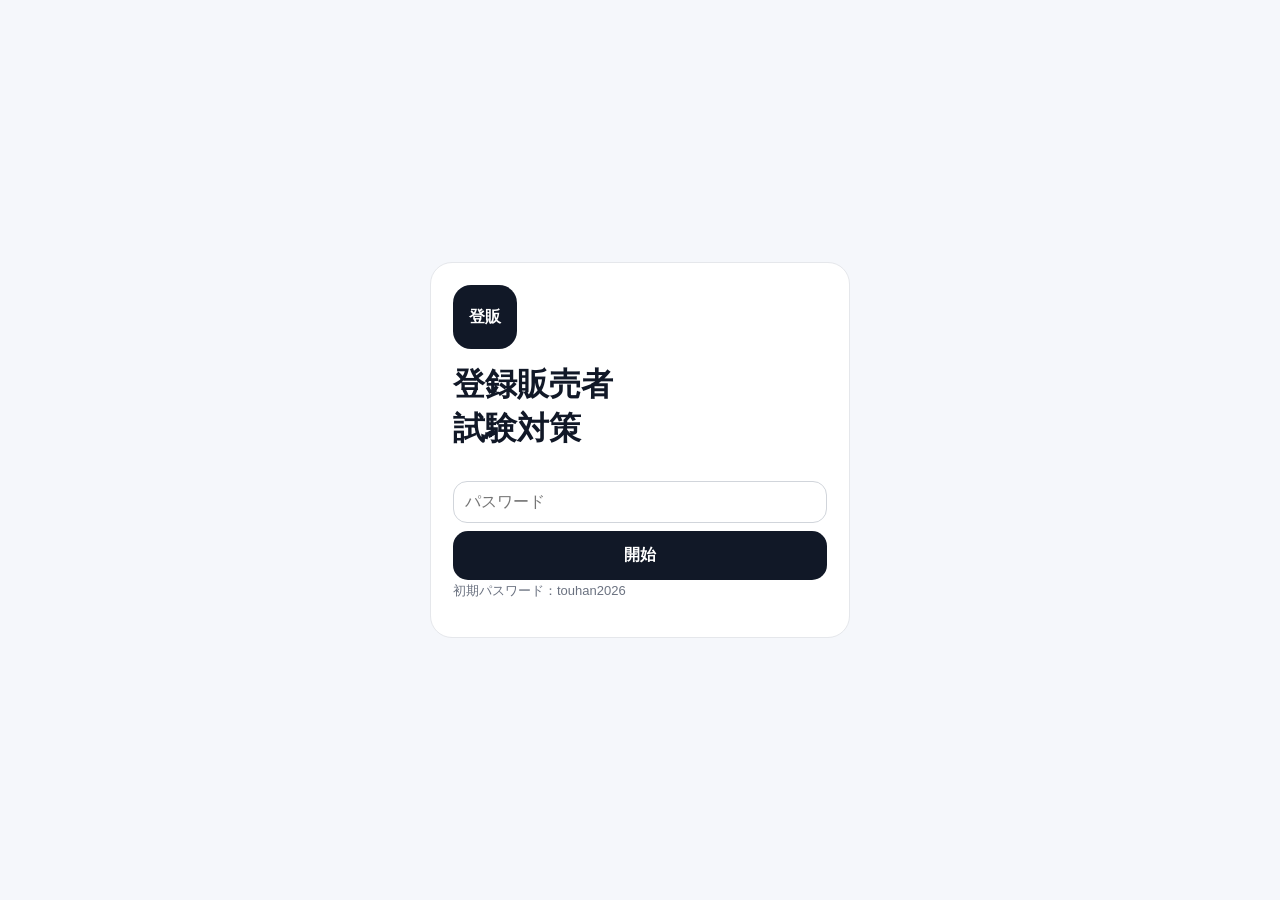
<file: index.html>
<!doctype html>
<html lang="ja">
<head>
<meta charset="utf-8">
<meta name="viewport" content="width=device-width,initial-scale=1,viewport-fit=cover">
<meta name="theme-color" content="#111827">
<meta name="apple-mobile-web-app-capable" content="yes">
<meta name="apple-mobile-web-app-title" content="登販">
<link rel="manifest" href="./manifest.json?v=14.7.1">
<link rel="apple-touch-icon" sizes="180x180" href="./apple-touch-icon.png">
<link rel="stylesheet" href="./style.css?v=14.7.1">
<title>登録販売者 試験対策 v14.7.1</title>
</head>
<body>
<div id="login" class="screen">
  <div class="loginBox">
    <div class="logo">登販</div>
    <h1>登録販売者<br>試験対策</h1>
    <input id="pass" type="password" placeholder="パスワード">
    <button id="loginBtn" class="mainBtn">開始</button>
    <p class="small">初期パスワード：touhan2026</p>
    <p id="loginErr" class="err hidden">パスワードが違います。</p>
  </div>
</div>

<div id="app" class="hidden">
<header>
  <div><h1>登録販売者 試験対策</h1><p id="sub"></p></div>
  <button id="lockBtn" class="smallBtn headerLogoutBtn">ログアウト</button>
</header>

<nav>
  <button data-tab="home" class="active">ホーム</button>
  <button data-tab="solve">問題</button>
  <button data-tab="wrong">復習</button>
  <button data-tab="stats">分析</button>
  <button data-tab="data">データ</button>
</nav>
<button id="timerFab" class="timerFab" aria-label="タイマー"><span class="timerFabIcon">⏱</span><span id="timerFabTime" class="timerFabTime">30:00</span></button>
<button id="settingsFab" class="settingsFab" aria-label="設定">⚙</button>

<main>
<section id="home" class="page">
  <div class="card countdownCard">
    <div class="homeCardHead"><h2>試験まで</h2><button id="getTodayJson" class="smallBtn homeJsonBtn">問題JSONを取得</button></div>
    <div id="countdown" class="countdownGrid"></div>
    <div id="examProgress" class="note"></div>
  </div>


  <div id="resumeCard" class="card resumeCard hidden">
    <div><b>前回の続き</b><div id="resumeLabel" class="note"></div></div>
    <button id="resumeStudy" class="mainBtn compactBtn">再開</button>
  </div>

  <div id="dueNotice" class="card notice hidden"></div>

  <div class="card todayStatusCard">
    <div class="homeCardHead"><h2>今日の問題</h2><div class="todayHeadStats"><span id="streak" class="streakChip">連続0日</span><span id="todayProgress" class="todayProgressBig">0/120</span></div></div>
    <p id="todayLabel" class="todayLabel"></p>
    <div id="todayExecutionStatus" class="todayExecutionStatus"></div>
  </div>

  <div class="card"><h3>次にやること</h3><div id="nextAction" class="note"></div></div>
  <div class="card"><h3>学習カレンダー</h3><div id="studyCalendar" class="calendar"></div></div>
</section>

<section id="solve" class="page hidden">
  <div class="studyCommandCard">
    <div class="studyCommandTop">
      <div><span class="eyebrow">現在の学習</span><strong id="currentSelectionLabel">選択中の問題</strong></div>
      <button id="toggleProblemSelector" class="selectorToggle" aria-expanded="false">変更</button>
    </div>
    <div class="studyProgressLine"><span id="qProgress"></span><span id="unanswered"></span></div>
    <div id="problemSelectorPanel" class="problemSelectorPanel hidden">
      <div class="selectors selectors3">
        <label>カテゴリ<select id="categorySelect"></select></label>
        <label>回<select id="examSelect"></select></label>
        <label>セット<select id="setSelect"></select></label>
      </div>
      <div class="studyModeRow">
        <button id="normalModeBtn" class="modePill active">通常</button>
        <button id="weakModeBtn" class="modePill">苦手</button>
        <button id="randomModeBtn" class="modePill">ランダム</button>
      </div>
      <div id="chapterQuickFilter" class="chapterQuickFilter"></div>
      <input id="searchBox" class="studySearch" placeholder="問題を検索">
    </div>
  </div>

  <div id="empty" class="card hidden"><h2>このセットは未登録です</h2><p class="note">追加タブから問題JSONを取り込んでください。</p></div>
  <div id="questionCard" class="card questionFocusCard"></div>

  <div class="card">
    <div class="pager"><button id="prevBtn">← 前へ</button><button id="nextBtn">次へ →</button></div>
    <div id="jumpGrid" class="jumpGrid"></div>
  </div>

  <div class="card actionFlowCard">
    <button id="gradeCurrent" class="mainBtn gradeActionBtn">採点・分析</button>
    <p class="note actionFlowNote">採点後、正答率・章別結果・復習登録をアプリ内で反映します。</p>
    <hr class="softRule">
    <button id="copyCurrent" class="mainBtn">全問の詳しい解説JSONをコピー</button>
    <button id="openChatGPT" class="subBtn">ChatGPTで詳しい解説</button>
  </div>
</section>


<section id="wrong" class="page hidden">
  <div class="reviewHero">
    <span class="eyebrow">復習キュー</span>
    <div class="reviewHeroHead"><h2>今やるべき復習</h2><span id="wrongCount" class="reviewTotalBadge">0項目</span></div>
    <p>迷わず開始できるよう、期限・誤答・迷った問題を自動で整理します。</p>
  </div>
  <div class="reviewPrimaryGrid">
    <button id="startTodayReview" class="reviewPrimaryCard reviewDueCard">
      <span>今日の復習</span><strong id="todayReviewCount">0問</strong><small>期限が来た問題を出題</small>
    </button>
    <button id="startUnmasteredReview" class="reviewPrimaryCard">
      <span>未克服だけ</span><strong id="unmasteredReviewCount">0問</strong><small>誤答後、定着確認前の問題</small>
    </button>
  </div>
  <div class="reviewMenuLabel">詳しく選ぶ</div>
  <button id="openKnowledgeReview" class="reviewMenuCard"><div><b>知識テーマ別</b><small>章とテーマから弱点を確認</small></div><span>›</span></button>
  <button id="openWeakReview" class="reviewMenuCard"><div><b>誤答履歴</b><small>日付とセットから振り返る</small></div><span>›</span></button>
  <button id="openConfirmReview" class="reviewMenuCard"><div><b>要確認問題</b><small>正解したが「迷った」「分からない」を確認</small></div><span>›</span></button>
</section>

<section id="knowledgeReviewPage" class="reviewDetailPage hidden" aria-hidden="true">
  <div class="reviewDetailHeader smartOverlayHeader">
    <button id="knowledgeReviewBackBtn" class="overlayBackBtn" aria-label="前の画面へ戻る">←</button>
    <div class="overlayTitleBlock"><h2 id="knowledgeReviewTitle">知識テーマ別復習</h2><div id="knowledgeReviewMeta" class="note"></div></div>
  </div>
  <div id="knowledgeReviewBody" class="reviewDetailBody"></div>
  <button id="knowledgeReviewTopBtn" class="overlayTopFab" aria-label="ページ上部へ戻る">↑</button>
</section>

<section id="weakReviewPage" class="reviewDetailPage hidden" aria-hidden="true">
  <div class="reviewDetailHeader smartOverlayHeader">
    <button id="weakReviewBackBtn" class="overlayBackBtn" aria-label="前の画面へ戻る">←</button>
    <div class="overlayTitleBlock"><h2 id="weakReviewTitle">苦手復習</h2><div id="weakReviewMeta" class="note">日付を選択してください</div></div>
  </div>
  <div id="weakReviewBody" class="reviewDetailBody"></div>
  <button id="weakReviewTopBtn" class="overlayTopFab" aria-label="ページ上部へ戻る">↑</button>
</section>

<section id="reviewDetailPage" class="reviewDetailPage hidden" aria-hidden="true">
  <div class="reviewDetailHeader smartOverlayHeader">
    <button id="reviewBackBtn" class="overlayBackBtn" aria-label="前の画面へ戻る">←</button>
    <div class="overlayTitleBlock"><h2 id="reviewDetailTitle">復習</h2><div id="reviewDetailMeta" class="note"></div></div>
  </div>
  <div id="reviewDetailBody" class="reviewDetailBody"></div>
  <button id="reviewTopBtn" class="overlayTopFab" aria-label="ページ上部へ戻る">↑</button>
</section>

<section id="solveExplanationPage" class="reviewDetailPage hidden" aria-hidden="true">
  <div class="reviewDetailHeader smartOverlayHeader">
    <button id="closeSolveExplanation" class="overlayBackBtn" aria-label="問題画面へ戻る">←</button>
    <div class="overlayTitleBlock"><h2 id="solveExplanationTitle">解説</h2><div id="solveExplanationMeta" class="note"></div></div>
  </div>
  <div id="solveExplanationBody" class="reviewDetailBody"></div>
  <button id="solveExplanationTopBtn" class="overlayTopFab" aria-label="ページ上部へ戻る">↑</button>
</section>

<section id="jsonWorkspacePage" class="reviewDetailPage hidden" aria-hidden="true">
  <div class="reviewDetailHeader smartOverlayHeader">
    <button id="closeJsonWorkspace" class="overlayBackBtn" aria-label="データ画面へ戻る">←</button>
    <div class="overlayTitleBlock"><h2 id="jsonWorkspaceTitle">JSON・学習データ</h2><div id="jsonWorkspaceMeta" class="note">項目を選択してください</div></div>
  </div>
  <div class="reviewDetailBody jsonWorkspaceBody">
    <section id="jsonWorkspaceMenu">
      <button class="card workspaceMenuButton" data-json-page="problem"><div><b>問題JSON</b><small>生成した問題をアプリへ追加</small></div><span>›</span></button>
      <button class="card workspaceMenuButton" data-json-page="explanation"><div><b>詳しい解説JSON</b><small>解説依頼の出力・解説結果の取込</small></div><span>›</span></button>
    </section>
    <section id="jsonWorkspaceProblem" class="hidden">
      <div class="card">
        <h3>問題JSON</h3>
        <label>問題カテゴリ<select id="importCategorySelect"></select></label>
        <textarea id="importBox" placeholder="ここに問題JSONを貼り付け"></textarea>
        <div class="buttonRow"><button id="importJson" class="mainBtn">問題JSONを取り込み</button><button id="clearImportBox" class="subBtn">全消去</button></div>
      </div>
    </section>
    <section id="jsonWorkspaceExplanation" class="hidden">
      <div class="card">
        <h3>詳しい解説JSON</h3>
        <p class="note">ChatGPTから返されたJSONを読み込むと、復習画面と解説PDFへ反映されます。</p>
        <div class="buttonRow"><button id="copyExplanationRequest" class="mainBtn">全問の解説依頼JSONをコピー</button><button id="downloadExplanationRequest" class="subBtn">解説依頼JSONを保存</button><button id="copyMissingExplanationRequest" class="subBtn">未取得だけコピー</button></div>
        <textarea id="explanationImportBox" placeholder='{"type":"touhan_explanation_result",...}'></textarea>
        <label class="filePickerLabel">解説JSONファイルを選択<input id="explanationFile" type="file" accept="application/json,.json"></label>
        <div class="buttonRow"><button id="importExplanationJson" class="mainBtn">詳しい解説JSONを取り込み</button><button id="clearExplanationImportBox" class="subBtn">全消去</button></div>
        <div class="buttonRow"><button id="exportTkdbPatch" class="mainBtn">TKDB追加分を書き出す</button><button id="clearTkdbPatchQueue" class="subBtn">追加候補を消去</button></div>
        <p class="note">取り込んだ詳しい解説は端末内で即時利用され、同時にTKDB追加候補へ蓄積されます。書き出したパッチをTKDBの統合ツールへ渡すと正式DBへ反映できます。</p>
      </div>
    </section>
  </div>
  <button id="jsonWorkspaceTopBtn" class="overlayTopFab" aria-label="ページ上部へ戻る">↑</button>
</section>
<section id="stats" class="page hidden">
  <div class="card analysisHero"><h2>分析</h2><p class="note">成績の羅列ではなく、次に何を復習するかを決める画面です。</p></div>
  <div class="card"><div class="homeCardHead"><h2>今日のフィードバック</h2><span id="todayFeedbackScore" class="categoryBadge">未採点</span></div><div id="todayActionFeedback" class="analysisActionBox"></div><button id="copyAutoFeedback" class="subBtn">フィードバックをコピー</button></div>
  <div class="card"><div class="homeCardHead"><h2>要復習サマリー</h2><span id="reviewThemeCount" class="categoryBadge">0項目</span></div><div id="reviewSummary"></div></div>
  <div class="card"><h2>問題DB消化率</h2><div id="questionCoverage"></div></div>
  <div class="card"><h2>知識テーマ消化率</h2><div id="knowledgeCoverage"></div></div>
  <div class="card"><div class="homeCardHead"><h2>学習履歴</h2><span class="note">日別平均</span></div><div id="dailyRateGraph"></div><div id="learningHistory"></div></div>
</section>
<section id="data" class="page hidden">
  <div class="dataHero card">
    <h2>データ</h2>
    <p class="note">問題の追加・管理・教材出力・バックアップを、この画面にまとめています。</p>
    <div class="dataQuickNav">
      <a href="#dataImport">追加</a><a href="#dataManage">管理</a><a href="#dataPdf">PDF</a><a href="#dataBackup">バックアップ</a>
    </div>
  </div>
  <div id="dataImport" class="card dataSection dataLauncherCard">
    <div class="dataLauncherText"><b>JSON入力・解説管理</b><small>問題追加、詳しい解説</small></div>
    <button id="openJsonWorkspace" class="mainBtn compactBtn">開く</button>
  </div>
  <div id="dataManage" class="card dataSection dataLauncherCard">
    <div class="dataLauncherText"><b>問題データ管理</b><small>日付・カテゴリから選択して管理</small></div>
    <button id="openManageWorkspace" class="mainBtn compactBtn">開く</button>
  </div>
  <details id="dataPdf" class="card dataSection">
    <summary><span>問題PDF</span><small>教材として保存・共有</small></summary>
    <div class="dataSectionBody"><p class="note">現在選択している問題回をPDF用ページで開きます。ページ上部の「PDF保存画面を開く」から保存し、「アプリに戻る」で戻れます。</p><div class="pdfActionGrid"><button id="printQuestionsOnly" class="subBtn">問題PDFを開く</button><button id="printQuestionsFull" class="mainBtn">問題＋解答＋解説PDFを開く</button></div><p class="note">詳しい解説が未取得の問題は、解説依頼JSONをChatGPTへ送り、返された詳しい解説JSONを読み込むと復習画面とPDFに反映されます。</p></div>
  </details>
  <details id="dataBackup" class="card dataSection">
    <summary><span>データ管理</span><small>学習状況・TKDB・フルバックアップ</small></summary>
    <div class="dataSectionBody dataManagerGrid">
      <section class="dataManagerCard">
        <div class="dataManagerHead"><div><b>学習状況JSON</b><small>回答履歴・迷った・分からない・復習状態</small></div><span class="dataTypeBadge">軽量</span></div>
        <div class="dataActionRow"><button id="exportLearningState" class="mainBtn compactBtn">書き出す</button><label class="fileImportLabel compactFileLabel">読み込む<input id="learningStateFile" type="file" accept="application/json,.json"></label></div>
        <div id="learningStateStatus" class="note">未書き出し</div>
      </section>
      <section class="dataManagerCard">
        <div class="dataManagerHead"><div><b>TKDB JSON</b><small>詳しい解説・公式分類・知識ID</small></div><span class="dataTypeBadge">知識DB</span></div>
        <div class="dataActionRow"><button id="exportTkdb" class="mainBtn compactBtn">書き出す</button><label class="fileImportLabel compactFileLabel">読み込む<input id="tkdbFile" type="file" accept="application/json,.json"></label></div>
        <div id="tkdbStatus" class="note">内蔵TKDBを使用中</div>
      </section>
      <section class="dataManagerCard dataManagerCardWide">
        <div class="dataManagerHead"><div><b>フルバックアップ</b><small>学習状況・追加問題・削除状態をまとめて保存</small></div><span class="dataTypeBadge">復元用</span></div>
        <div class="dataActionRow"><button id="exportData" class="mainBtn compactBtn">書き出す</button><button id="copyBackupData" class="subBtn compactBtn">コピー</button><label class="fileImportLabel compactFileLabel">ファイル読込<input id="backupFile" type="file" accept="application/json,.json"></label></div>
        <div id="backupStatus" class="note">書き出し履歴なし</div>
        <details class="pasteRestore"><summary>JSONを貼り付けて復元</summary><textarea id="restoreBox" placeholder="フルバックアップJSONを貼り付け"></textarea><button id="restoreData" class="subBtn">貼り付けたJSONから復元</button></details>
      </section>
    </div>
  </details>
</section>
<section id="manageDetailPage" class="reviewDetailPage hidden" aria-hidden="true">
  <div class="reviewDetailHeader smartOverlayHeader">
    <button id="manageBackBtn" class="overlayBackBtn" aria-label="前の画面へ戻る">←</button>
    <div class="overlayTitleBlock"><h2 id="manageDetailTitle">問題データ管理</h2><div id="manageDetailMeta" class="note">日付を選択してください</div></div>
  </div>
  <div class="reviewDetailBody manageWorkspaceBody">
    <section id="manageWorkspaceList">
      <div class="card manageControlCard">
        <div class="manageUtility"><button id="restoreLastDeleted" class="smallBtn">直前の削除を復元</button><button id="repairStorage" class="smallBtn">保存データを修復</button></div>
        <div class="manageFilters"><label>表示<select id="manageFilter"><option value="custom">追加問題のみ</option><option value="all">すべて</option><option value="one_by_one">一問一答</option><option value="practice60">総合演習60問</option><option value="exam_style">本番形式120問</option><option value="past_exam">過去問</option></select></label><label>並び替え<select id="manageSort"><option value="new">新しい順</option><option value="old">古い順</option><option value="title">タイトル順</option><option value="questions">問題数が多い順</option></select></label><label>検索<input id="manageSearch" placeholder="日付・タイトル・セット名で検索"></label></div>
      </div>
      <div id="examManageList"></div>
      <details class="card dangerZone"><summary>一括削除・標準問題</summary><div class="manageActions"><button id="deleteAllCustom" class="dangerBtn">追加問題を全削除</button><button id="deleteAllBuiltin" class="dangerBtn">標準内蔵を全削除</button><button id="restoreAllBuiltin" class="smallBtn">標準内蔵を復元</button></div></details>
    </section>
    <section id="manageWorkspaceDetail" class="hidden"></section>
  </div>
  <button id="manageTopBtn" class="overlayTopFab" aria-label="ページ上部へ戻る">↑</button>
</section>
<section id="settings" class="page hidden">
  <div class="card"><h2>設定</h2><button id="resetSet" class="subBtn">現在の回答をリセット</button><button id="resetAll" class="dangerBtn">回答履歴を全削除</button></div>
  <div class="card"><h2>バージョン</h2><div class="versionBox">Version <b id="appVersion">v14.7.1</b><br>Build <b id="appBuild">2026-07-31</b></div></div>
</section>

</main>

</div>


<div id="timerModal" class="modal hidden"><div class="modalBox timerMini"><div class="homeCardHead"><h2>タイマー</h2><button id="closeTimerModal" class="smallBtn">閉じる</button></div><div class="timerDisplay">30:00</div><div class="timerStatus">停止中</div><label>分<input id="quickTimerMinutes" type="number" min="1" value="30"></label><div class="buttonRow"><button id="quickTimerStart" class="mainBtn">開始</button><button class="subBtn timerPauseBtn">一時停止</button><button class="subBtn timerResumeBtn">再開</button><button class="subBtn timerResetBtn">リセット</button></div></div></div>

<div id="toast"></div>
<div id="timerStartModal" class="modal hidden">
  <div class="modalBox">
    <h2>本番モード</h2>
    <p id="timerStartText" class="note"></p>
    <label>制限時間（分）
      <input id="timerStartMinutes" type="number" min="1" max="300" inputmode="numeric">
    </label>
    <div id="timerCountdown" class="countdownText hidden">3</div>
    <button id="timerStartConfirm" class="mainBtn">開始</button>
    <button id="timerStartCancel" class="subBtn">戻る</button>
  </div>
</div>

<script src="./app.js?v=14.7.1"></script>
</body>
</html>
</file>
<file: style.css>
*{box-sizing:border-box}body{margin:0;background:#f5f6f8;color:#111827;font-family:-apple-system,BlinkMacSystemFont,"Hiragino Sans","Yu Gothic","Noto Sans JP",sans-serif}.hidden{display:none!important}button,input,select,textarea{font:inherit}button{cursor:pointer}h1,h2,h3,p{margin-top:0}.screen{min-height:100vh;display:grid;place-items:center;padding:18px}.loginBox{width:min(420px,100%);background:white;border:1px solid #e5e7eb;border-radius:22px;padding:22px}.logo{width:64px;height:64px;border-radius:18px;background:#111827;color:white;display:grid;place-items:center;font-weight:900;margin-bottom:14px}.mainBtn,.subBtn,.dangerBtn{width:100%;padding:14px;border-radius:15px;font-weight:900;margin-top:8px}.mainBtn{border:0;background:#111827;color:#fff}.subBtn{border:1px solid #d1d5db;background:#fff;color:#111827}.dangerBtn{border:1px solid #fecaca;background:white;color:#b91c1c}.login input{width:100%;padding:13px;border:1px solid #d1d5db;border-radius:14px}.small,.note{font-size:13px;color:#6b7280;line-height:1.7}.err{color:#b91c1c}header{position:sticky;top:0;z-index:20;display:flex;justify-content:space-between;align-items:center;padding:calc(12px + env(safe-area-inset-top)) 14px 10px;background:rgba(245,246,248,.96);backdrop-filter:blur(10px);border-bottom:1px solid #e5e7eb}header h1{font-size:18px;margin:0}header p{margin:2px 0 0;color:#6b7280;font-size:12px}.smallBtn{border:1px solid #d1d5db;background:white;border-radius:12px;padding:9px 12px;font-weight:700}nav{position:sticky;top:68px;z-index:19;display:grid;grid-template-columns:repeat(7,1fr);gap:5px;padding:8px;background:#f5f6f8;border-bottom:1px solid #e5e7eb}nav button{border:1px solid #d1d5db;border-radius:999px;background:white;padding:8px 2px;font-weight:800;font-size:11px}nav button.active{background:#111827;color:white}main{max-width:860px;margin:0 auto;padding:14px;padding-bottom:30px}.card{background:white;border:1px solid #e5e7eb;border-radius:20px;padding:16px;margin-bottom:14px;box-shadow:0 1px 3px rgba(0,0,0,.04)}.hero{background:linear-gradient(135deg,#111827,#374151);color:white}.heroSub{background:rgba(255,255,255,.12)!important;color:white!important;border-color:rgba(255,255,255,.35)!important}.notice{background:#fff7ed;border-color:#fed7aa}.grid2{display:grid;grid-template-columns:1fr 1fr;gap:12px}.big{font-size:34px;font-weight:900}.selectors,.pager,.modes{display:grid;grid-template-columns:1fr 1fr;gap:10px}.modes{grid-template-columns:repeat(3,1fr)}select,textarea,input{width:100%;border:1px solid #d1d5db;border-radius:14px;padding:11px;margin-top:8px}textarea{min-height:150px}.bar{display:flex;justify-content:space-between;margin-top:10px;color:#6b7280}.qTop{display:flex;justify-content:space-between;gap:10px}.badge{font-size:12px;border-radius:999px;background:#f3f4f6;color:#6b7280;padding:4px 8px}.qNo{font-size:18px;font-weight:900}.qText{font-size:17px;line-height:1.8;white-space:pre-wrap;margin:18px 0}.choices{display:grid;grid-template-columns:1fr 1fr;gap:12px}.choice{min-height:74px;border:2px solid #d1d5db;border-radius:18px;background:white;font-size:30px;font-weight:900}.choice.ok.selected{background:#16a34a;border-color:#16a34a;color:white}.choice.ng.selected{background:#dc2626;border-color:#dc2626;color:white}.jumpGrid{display:grid;grid-template-columns:repeat(10,1fr);gap:6px;margin-top:12px}.jump{border:1px solid #d1d5db;border-radius:9px;background:white;padding:7px 0;font-size:11px;font-weight:800}.jump.answered{background:#dbeafe}.jump.current{outline:3px solid #111827}.jump.correct{background:#dcfce7}.jump.wrong{background:#fee2e2}.result,.feedbackBox{margin-top:12px;padding:12px;border-radius:14px;background:#f9fafb;border:1px solid #e5e7eb;white-space:pre-wrap;line-height:1.7}.statRow,.barRow{display:grid;grid-template-columns:90px 1fr 60px;gap:8px;align-items:center;border-bottom:1px solid #e5e7eb;padding:9px 0}.barTrack{height:14px;background:#e5e7eb;border-radius:999px;overflow:hidden}.barFill{height:100%;background:#111827}.barFill.warn{background:#f59e0b}.barFill.bad{background:#dc2626}.calendar{display:grid;grid-template-columns:repeat(7,1fr);gap:6px}.dayCell{border:1px solid #e5e7eb;border-radius:10px;background:#fff;padding:8px 3px;text-align:center;font-size:11px}.dayCell.done{background:#dcfce7}.dayCell.today{outline:3px solid #111827}.rankItem,.wrongItem,.reviewDue,.registered{border:1px solid #e5e7eb;border-radius:14px;padding:10px;margin:8px 0;background:#fff}canvas{width:100%;max-width:360px;display:block;margin:0 auto}#toast{position:fixed;left:50%;bottom:20px;transform:translateX(-50%);background:#111827;color:white;border-radius:999px;padding:10px 14px;opacity:0;transition:.2s;z-index:600;pointer-events:none;max-width:calc(100vw - 28px);text-align:center}#toast.show{opacity:1}@media(max-width:420px){.grid2{grid-template-columns:1fr}.jumpGrid{grid-template-columns:repeat(6,1fr)}nav{top:64px}.modes{grid-template-columns:1fr}}@media print{header,nav,button,#toast{display:none!important}body{background:white}.card{box-shadow:none}}

/* v10 timer */
.timerPanel{border-color:#d1d5db}
.timerHead{display:flex;justify-content:space-between;align-items:center;gap:12px}
.timerHead h3{margin:0 0 4px}
.timerDisplay{font-variant-numeric:tabular-nums;letter-spacing:.04em}
.timerStatus{font-size:13px;color:#6b7280;font-weight:800}
.timerMeta{display:flex;justify-content:space-between;gap:10px;color:#6b7280;font-size:13px;margin-top:8px}
.timerControls{display:grid;grid-template-columns:repeat(3,1fr);gap:8px;margin-top:8px}
.timerPanel.running{border-color:#111827}
.timerPanel.paused{border-color:#f59e0b;background:#fffbeb}
.timerPanel.finished{border-color:#dc2626;background:#fef2f2}
@media(max-width:420px){.timerHead{align-items:flex-start}.timerDisplay{font-size:30px}.timerControls{grid-template-columns:1fr 1fr 1fr}}

/* v10.2 exam choices */
.examChoices{grid-template-columns:1fr;gap:10px}
.examChoice{min-height:auto;font-size:15px;text-align:left;display:flex;align-items:flex-start;gap:10px;line-height:1.6;padding:12px 14px}
.examChoice.selected{background:#111827;border-color:#111827;color:#fff}
.choiceId{flex:0 0 auto;display:inline-grid;place-items:center;width:28px;height:28px;border-radius:999px;background:#f3f4f6;color:#111827;font-weight:900}
.examChoice.selected .choiceId{background:#fff;color:#111827}
.choiceText{font-weight:800}

/* v10.1 category + timer visibility */
.selectors3{grid-template-columns:1fr 1fr 1fr}
.categoryBadge{display:inline-block;border-radius:999px;background:#eef2ff;color:#3730a3;font-size:11px;font-weight:900;padding:3px 8px;margin-left:6px}
.timerShowCard{text-align:center}
.timerShowCard .subBtn{margin-top:0}
@media(max-width:420px){.selectors3{grid-template-columns:1fr}.timerControls{grid-template-columns:1fr 1fr}}

.manageExam{border:1px solid #e5e7eb;border-radius:16px;padding:12px;margin:10px 0;background:#fff}.manageHead{display:grid;grid-template-columns:1fr auto;gap:10px;align-items:start}.manageDeleteExam{width:auto;margin:0;padding:10px 12px}.manageSet{display:grid;grid-template-columns:1fr auto;gap:10px;align-items:center;border-top:1px solid #e5e7eb;margin-top:10px;padding-top:10px}.manageActions{display:flex;gap:6px;flex-wrap:wrap;justify-content:flex-end}.dangerMini{color:#b91c1c;border-color:#fecaca}@media(max-width:520px){.manageHead,.manageSet{grid-template-columns:1fr}.manageDeleteExam{width:100%}.manageActions{justify-content:stretch}.manageActions .smallBtn{flex:1}}

/* v10.4.2 */
.manageFilters{display:grid;grid-template-columns:1fr 1fr;gap:10px;margin:10px 0 14px}.manageFilters label:last-child{grid-column:1/-1}.sampleBadge{font-size:12px;border-radius:999px;background:#fef3c7;color:#92400e;padding:4px 8px;font-weight:800}.modal{position:fixed;inset:0;z-index:200;background:rgba(17,24,39,.48);display:grid;place-items:center;padding:18px}.modalBox{width:min(420px,100%);background:white;border-radius:22px;border:1px solid #e5e7eb;padding:18px;box-shadow:0 12px 40px rgba(0,0,0,.25)}.countdownText{font-size:56px;font-weight:900;text-align:center;margin:12px 0;color:#111827}@media(max-width:420px){.manageFilters{grid-template-columns:1fr}}

.selectionContext{margin:10px 0;padding:10px 12px;border-radius:10px;background:#eef2ff;border:1px solid #c7d2fe;font-weight:700;color:#1f2937;word-break:break-word}
.questionPrompt{font-weight:700;line-height:1.85;margin-bottom:16px}.statementBlock{display:grid;grid-template-columns:42px 1fr;gap:10px;align-items:start;padding:13px 14px;margin:10px 0;border:1px solid #dbe3ec;border-radius:14px;background:#f8fafc}.statementLabel{width:34px;height:34px;border-radius:10px;background:#111827;color:#fff;display:grid;place-items:center;font-weight:900;text-transform:lowercase}.statementText{line-height:1.8;min-width:0}@media(max-width:420px){.statementBlock{grid-template-columns:38px 1fr;padding:12px}.statementLabel{width:31px;height:31px}}

/* v11.1.3: structured exam choices */
.choiceTable{display:grid;gap:.38rem;width:100%;text-align:left}
.choiceTableRow{display:grid;grid-template-columns:2rem 1fr;gap:.55rem;align-items:start}
.choiceTableLabel{display:inline-flex;align-items:center;justify-content:center;min-width:2rem;height:2rem;border-radius:.55rem;background:#111827;color:#fff;font-weight:800;text-transform:lowercase}
.choiceTableValue{line-height:1.55;overflow-wrap:anywhere}
.statementText{white-space:normal}


/* v11.2.0 compact study UI */
.homeCardHead{display:flex;align-items:center;justify-content:space-between;gap:10px}
.homeCardHead h2{margin:0}
.homeJsonBtn{width:auto;white-space:nowrap;padding:8px 10px;font-size:12px}
.countdownCard{padding:14px 16px}
.countdownGrid{display:grid;grid-template-columns:repeat(2,minmax(0,1fr));gap:10px;margin:12px 0 8px}
.countdownItem{display:flex;align-items:baseline;justify-content:center;gap:4px;padding:10px;border-radius:14px;background:#f3f4f6}
.countdownItem span{font-size:12px;color:#6b7280;margin-right:auto}
.countdownItem strong{font-size:32px;line-height:1;font-variant-numeric:tabular-nums}
.countdownItem small{font-size:12px;color:#6b7280}
.todayStatusCard{padding:14px 16px}
.todayProgressBig{font-size:28px;font-weight:900;font-variant-numeric:tabular-nums}
.todayLabel{margin:8px 0 4px;color:#4b5563;font-size:13px;line-height:1.5}
.todayExecutionStatus{display:inline-flex;align-items:center;padding:6px 10px;border-radius:999px;background:#eef2ff;color:#3730a3;font-size:12px;font-weight:800}
.questionFocusCard{padding:12px 14px}
.questionFocusCard .qTop{align-items:flex-start}
.questionFocusCard .qNo{font-size:17px}
.questionFocusCard .badge{font-size:11px;padding:3px 7px}
.questionFocusCard .qText{font-size:15px;line-height:1.58;margin:12px 0}
.questionFocusCard .questionPrompt{font-size:15px;line-height:1.58;margin-bottom:8px}
.questionFocusCard .statementBlock{grid-template-columns:30px 1fr;gap:8px;padding:8px 0;margin:0;border:0;border-bottom:1px solid #e5e7eb;border-radius:0;background:transparent}
.questionFocusCard .statementBlock:last-child{border-bottom:0}
.questionFocusCard .statementLabel{width:28px;height:28px;border-radius:8px;font-size:14px}
.questionFocusCard .statementText{font-size:14px;line-height:1.55}
.questionFocusCard .examChoices{gap:6px;margin-top:10px}
.questionFocusCard .examChoice{padding:8px 10px;border-width:1px;border-radius:12px;gap:8px;line-height:1.45;font-size:14px}
.questionFocusCard .choiceId{width:24px;height:24px;font-size:12px}
.questionFocusCard .choiceText{font-weight:700}
.questionFocusCard .choiceTable{gap:.2rem}
.questionFocusCard .choiceTableRow{grid-template-columns:1.55rem 1fr;gap:.4rem}
.questionFocusCard .choiceTableLabel{min-width:1.55rem;height:1.55rem;border-radius:.4rem;font-size:11px}
.questionFocusCard .choiceTableValue{line-height:1.4}
#solve>.card:first-child{padding:12px}
#solve .selectionContext{margin:8px 0;padding:8px 10px;font-size:12px}
#solve .bar{margin-top:6px;font-size:12px}
#solve .modes{padding:8px;gap:6px}
#solve .modes .subBtn{padding:9px;margin-top:0;font-size:13px}
#solve .pager{gap:8px}
#solve .pager button{padding:10px;border-radius:12px;border:0;background:#e5e7eb;font-weight:800}
@media(max-width:420px){
  main{padding:10px}
  .card{margin-bottom:10px}
  .countdownGrid{gap:8px}
  .countdownItem{padding:8px}
  .countdownItem strong{font-size:28px}
  .questionFocusCard{padding:10px 11px}
  .questionFocusCard .qText,.questionFocusCard .questionPrompt{font-size:14px;line-height:1.5}
  .questionFocusCard .statementText{font-size:13.5px;line-height:1.48}
  .questionFocusCard .examChoice{font-size:13px;padding:7px 9px}
}

/* v11.2.1 ultra compact structured choices */
.questionFocusCard .examChoice:has(.choiceTable){padding:6px 8px}
.questionFocusCard .examChoice:has(.choiceTable) .choiceId{width:22px;height:22px;font-size:11px}
.questionFocusCard .examChoice:has(.choiceTable) .choiceText{width:100%}
.questionFocusCard .choiceTable{display:grid;grid-template-columns:repeat(4,minmax(0,1fr));gap:4px;width:100%}
.questionFocusCard .choiceTableRow{display:grid;grid-template-columns:1fr;gap:2px;min-width:0;padding:3px 4px;border-left:1px solid #e5e7eb}
.questionFocusCard .choiceTableRow:first-child{border-left:0}
.questionFocusCard .choiceTableLabel{min-width:0;width:100%;height:18px;border-radius:5px;font-size:10px;line-height:1}
.questionFocusCard .choiceTableValue{font-size:12px;line-height:1.25;text-align:center;overflow-wrap:anywhere;word-break:break-word}
.questionFocusCard .examChoices:has(.choiceTable){gap:4px;margin-top:6px}
.questionFocusCard .examChoices:has(.choiceTable) .examChoice{border-radius:10px}
.questionFocusCard .questionPrompt{margin-bottom:5px}
.questionFocusCard .statementBlock{padding:5px 0}
.questionFocusCard .statementText{line-height:1.38}
@media(max-width:420px){
  .questionFocusCard .choiceTable{gap:2px}
  .questionFocusCard .choiceTableRow{padding:2px;border-left-color:#edf0f4}
  .questionFocusCard .choiceTableValue{font-size:11px;line-height:1.18}
  .questionFocusCard .examChoice:has(.choiceTable){padding:5px 6px;gap:6px}
}

/* v12 */
.timerFab,.settingsFab{position:fixed;z-index:150;width:42px;height:42px;border-radius:999px;border:0;background:#111827;color:#fff;box-shadow:0 5px 18px rgba(0,0,0,.25);font-size:18px;padding:0}
.timerFab{right:14px;bottom:72px}.settingsFab{right:14px;bottom:20px;background:#4b5563}
.timerMini .timerDisplay{font-size:42px;text-align:center;margin:14px 0}.buttonRow{display:flex;gap:8px;flex-wrap:wrap}.buttonRow>*{flex:1;min-width:120px}
.resumeCard{display:flex;align-items:center;justify-content:space-between;gap:12px}.compactBtn{width:auto;padding:9px 12px;margin:0}.wrongFilters{margin-top:10px}.wrongQuestionCard{padding:14px}.wrongQuestionText{margin:10px 0}.answerCompare{display:grid;grid-template-columns:1fr 1fr;gap:8px}.answerCompare>div{border:1px solid #e5e7eb;border-radius:12px;padding:10px;text-align:center}.answerCompare span{display:block;font-size:11px;color:#6b7280}.answerCompare b{font-size:22px}#data textarea{min-height:180px}#settings .card button{margin-bottom:8px}
@media(max-width:420px){nav{grid-template-columns:repeat(5,1fr)}nav button{font-size:11px;padding:9px 3px}.resumeCard{align-items:flex-start}.timerFab{bottom:68px}}

.wrongGroup{padding:0;overflow:hidden}.wrongGroup summary{list-style:none;display:flex;align-items:center;justify-content:space-between;gap:12px;padding:16px;cursor:pointer}.wrongGroup summary::-webkit-details-marker{display:none}.wrongGroup[open] summary{border-bottom:1px solid #e5e7eb}.wrongGroupChevron{font-size:28px;line-height:1;transition:transform .2s}.wrongGroup[open] .wrongGroupChevron{transform:rotate(90deg)}.wrongGroupBody{padding:10px 12px 12px}.groupedWrongItem{border:1px solid #e5e7eb;border-radius:14px;padding:12px;margin:8px 0;background:#fff}.groupedWrongItem:last-child{margin-bottom:0}

/* v12.0.5 review detail page */
.wrongGroupButton{width:100%;display:flex;align-items:center;justify-content:space-between;gap:12px;text-align:left;padding:16px;background:#fff;color:inherit;border:0;cursor:pointer}.wrongGroupButton:active{transform:scale(.995)}.reviewDetailPage{position:fixed;inset:0;z-index:400;background:#f5f6f8;overflow-y:auto;-webkit-overflow-scrolling:touch;padding-bottom:28px}.reviewDetailHeader{position:sticky;top:0;z-index:2;display:flex;align-items:center;gap:12px;padding:14px 16px;background:rgba(255,255,255,.96);backdrop-filter:blur(12px);border-bottom:1px solid #e5e7eb}.reviewDetailHeader h2{margin:0;font-size:18px;line-height:1.35}.reviewCloseBtn{flex:0 0 42px;width:42px;height:42px;border-radius:999px;border:0;background:#111827;color:#fff;font-size:28px;line-height:1;padding:0}.reviewDetailBody{max-width:820px;margin:0 auto;padding:14px}.reviewDetailCard{background:#fff;border-radius:18px;box-shadow:0 2px 12px rgba(15,23,42,.06);margin-bottom:14px}.shortExplanationBox{margin:12px 0;padding:12px;border-radius:14px;background:#f8fafc;border:1px solid #e2e8f0}.shortExplanationBox b{display:block;margin-bottom:6px}.shortExplanationBox p{margin:0;line-height:1.65}.reviewDetailOpen{overflow:hidden}

/* v12.0.6 review hierarchy */
.reviewSetButton{margin-bottom:10px}.reviewBackBtn{width:auto;margin:0 8px 0 0;padding:7px 10px}.reviewDetailMeta{display:flex;align-items:center;gap:8px;flex-wrap:wrap}

/* v13 data layout */
.dataHero{background:linear-gradient(135deg,#eef2ff,#fff)}.dataQuickNav{display:flex;gap:8px;flex-wrap:wrap}.dataQuickNav a{padding:8px 12px;border-radius:999px;background:#111827;color:#fff;text-decoration:none;font-size:12px;font-weight:800}.dataSection{padding:0;overflow:hidden}.dataSection>summary{list-style:none;display:flex;justify-content:space-between;align-items:center;padding:16px;font-weight:900;cursor:pointer}.dataSection>summary::-webkit-details-marker{display:none}.dataSection>summary small{font-size:12px;color:#6b7280}.dataSection[open]>summary{border-bottom:1px solid #e5e7eb}.dataSectionBody{padding:16px}.dataSectionBody h3{font-size:15px;margin:4px 0 8px}.softRule{border:0;border-top:1px solid #e5e7eb;margin:20px 0}.manageUtility{display:flex;gap:8px;flex-wrap:wrap;margin-bottom:12px}.dangerZone{margin-top:18px;border-top:1px solid #fee2e2;padding-top:12px}.dangerZone>summary{color:#b91c1c;font-weight:800;cursor:pointer}.manageDateButton{width:100%;text-align:left}.fullExplanation{margin-top:8px;border-top:1px solid #e5e7eb;padding-top:8px}.fullExplanation summary{cursor:pointer;font-weight:800;color:#374151}.fullExplanation p{margin:8px 0 0;line-height:1.7}.shortExplanationBox>p{margin-bottom:0}.reviewDetailBody .manageExam{margin-bottom:14px}@media(max-width:520px){.dataQuickNav{display:grid;grid-template-columns:repeat(2,1fr)}.dataQuickNav a{text-align:center}.manageFilters{grid-template-columns:1fr!important}}

.headerLogoutBtn{width:auto;min-width:0;padding:7px 10px;border-radius:10px;font-size:12px;white-space:nowrap}
.pdfActionGrid{display:grid;grid-template-columns:1fr;gap:10px;margin-top:10px}
@media(min-width:560px){.pdfActionGrid{grid-template-columns:1fr 1fr}}

.detailExplanationGrid{display:grid;gap:10px;margin-top:10px}.detailExplanationGrid section{padding:10px;border-radius:10px;background:#f7f9fc;border:1px solid #dde4ee}.detailExplanationGrid p{margin:5px 0 0;white-space:pre-wrap}.detailMissing{margin-top:10px;padding:10px;border-radius:10px;background:#fff8e1;color:#735c00}.filePickerLabel{display:block;margin:10px 0;padding:10px;border:1px dashed #9aa6b2;border-radius:10px}.filePickerLabel input{margin-top:8px}.fullExplanation summary{font-weight:700;cursor:pointer}

.actionFlowCard .gradeActionBtn{width:100%;font-size:18px;padding:14px 16px}.actionFlowNote{margin:8px 0 12px}.actionFlowCard .softRule{margin:14px 0}


/* v13.2.0 workflow/UI */
.dataLauncherCard{display:flex;align-items:center;justify-content:space-between;gap:14px;padding:16px}.dataLauncherText{display:grid;gap:4px}.dataLauncherText small{color:#6b7280}.dataLauncherCard .compactBtn{flex:0 0 auto;min-width:84px}.jsonWorkspaceBody textarea{min-height:190px}.reviewTopBtn{flex:0 0 36px;width:36px;height:36px;border-radius:999px;border:1px solid #d1d5db;background:#fff;color:#111827;font-size:18px;font-weight:900;padding:0}.confidenceRow{display:flex;align-items:center;justify-content:flex-end;gap:8px;margin-top:8px}.confidenceRow span{font-size:11px;color:#6b7280}.confidenceBtn{width:auto;padding:5px 9px;border-radius:999px;border:1px solid #cbd5e1;background:#fff;color:#475569;font-size:11px;font-weight:800}.confidenceBtn.active{background:#fff7ed;border-color:#fb923c;color:#9a3412}.resultSummaryButton{width:100%;display:flex;align-items:center;justify-content:space-between;gap:12px;text-align:left;margin-top:12px;border:1px solid #dbe3ed;background:#f8fafc;color:#111827;border-radius:16px;padding:13px}.resultSummaryButton div{min-width:0}.resultSummaryButton b{display:block;font-size:17px}.resultSummaryButton span{display:block;margin-top:4px;font-size:12px;color:#475569}.resultSummaryButton p{margin:8px 0 0;line-height:1.55}.resultSummaryButton strong{white-space:nowrap;color:#2563eb}.jump.unsure{box-shadow:inset 0 0 0 2px #f59e0b}.reviewQuestionSummary{display:block;width:100%;text-align:left;border:0;color:inherit;padding:14px}.reviewQuestionSummary.reviewed{opacity:.72}.reviewQuestionText{margin:10px 0;line-height:1.55}.reviewCompactAnswers{display:flex;gap:8px;flex-wrap:wrap;font-size:12px;color:#475569}.reviewCompactAnswers span{padding:4px 8px;border-radius:999px;background:#f1f5f9}.reviewedMark{background:#dcfce7!important;color:#166534}.reviewShortPreview{margin:10px 0;line-height:1.55;color:#334155;display:-webkit-box;-webkit-line-clamp:2;-webkit-box-orient:vertical;overflow:hidden}.reviewQuestionSummary>strong{display:block;text-align:right;color:#2563eb;font-size:12px}.reviewDoneBtn{margin-top:14px}.reviewDetailHeader>div:last-child{min-width:0}.reviewDetailHeader h2{overflow:hidden;text-overflow:ellipsis;white-space:nowrap}
@media(max-width:420px){.dataLauncherCard{padding:14px}.confidenceRow span{display:none}.reviewTopBtn{width:34px;height:34px;flex-basis:34px}.reviewDetailHeader{gap:8px;padding:12px}.reviewCloseBtn{width:38px;height:38px;flex-basis:38px}.resultSummaryButton{padding:11px}}

/* v13.2.1 smart navigation */
.todayHeadStats{display:flex;align-items:center;gap:10px}.streakChip{display:inline-flex;align-items:center;border-radius:999px;background:#eef2ff;color:#3730a3;padding:5px 9px;font-size:11px;font-weight:900;white-space:nowrap}.smartOverlayHeader{display:grid;grid-template-columns:42px minmax(0,1fr);gap:12px}.overlayBackBtn{width:42px;height:42px;border-radius:999px;border:1px solid #d1d5db;background:#fff;color:#111827;font-size:22px;font-weight:900;padding:0}.overlayTitleBlock{min-width:0}.overlayTitleBlock h2{overflow:hidden;text-overflow:ellipsis;white-space:nowrap}.overlayTopFab{position:fixed;right:16px;bottom:calc(18px + env(safe-area-inset-bottom));z-index:5;width:42px;height:42px;border:1px solid #d1d5db;border-radius:999px;background:rgba(255,255,255,.94);box-shadow:0 8px 24px rgba(15,23,42,.14);font-size:18px;font-weight:900}.manageWorkspaceBody{padding-bottom:80px}.manageControlCard{position:sticky;top:76px;z-index:1}.manageWorkspaceBody .dangerZone{padding:0;overflow:hidden}.manageWorkspaceBody .dangerZone>summary{padding:14px}.manageWorkspaceBody .dangerZone .manageActions{padding:0 14px 14px}.dataHero .dataQuickNav{display:none}.dataHero{padding-bottom:10px}.dataHero p{margin-bottom:0}.reviewDetailHeader .note{white-space:nowrap;overflow:hidden;text-overflow:ellipsis}.reviewDetailHeader{min-height:72px}.reviewCloseBtn,.reviewTopBtn{display:none!important}
@media(max-width:520px){.todayHeadStats{gap:7px}.todayProgressBig{font-size:24px}.streakChip{font-size:10px;padding:4px 7px}.manageControlCard{position:static}.smartOverlayHeader{grid-template-columns:38px minmax(0,1fr);gap:9px}.overlayBackBtn{width:38px;height:38px}.overlayTopFab{width:40px;height:40px}}

/* v13.3.0 JSON workspace */
.workspaceMenuButton{width:100%;display:flex;align-items:center;justify-content:space-between;text-align:left;border:1px solid var(--line,#d7dce3);background:#fff;padding:18px 20px;margin:0 0 12px;border-radius:18px;color:inherit}.workspaceMenuButton div{display:flex;flex-direction:column;gap:4px}.workspaceMenuButton b{font-size:18px}.workspaceMenuButton small{font-size:13px;color:#6f7785}.workspaceMenuButton>span{font-size:30px;color:#8a94a3}.jsonWorkspaceBody textarea{min-height:230px}

/* v13.3.1: compact review schedule */
#reviewSchedule{margin-top:8px}
.reviewScheduleCompact{display:grid;gap:8px}
.reviewDateRow{display:grid;grid-template-columns:92px 1fr;gap:10px;align-items:start;padding:9px 0;border-bottom:1px solid #eef0f3}
.reviewDateRow:last-child{border-bottom:0}
.reviewDateLabel{display:flex;flex-direction:column;gap:2px;font-size:12px}
.reviewDateLabel b{font-size:13px}
.reviewDateLabel span{color:#6b7280}
.reviewDueChips{display:flex;flex-wrap:wrap;gap:5px}
.reviewDueChip,.reviewDueMore{display:inline-flex;align-items:center;min-height:27px;padding:4px 8px;border:1px solid #e5e7eb;border-radius:999px;background:#f9fafb;font-size:11px;line-height:1.2}
.reviewDueMore{font-weight:800;background:#eef2ff}
.reviewEmpty,.reviewMoreNote{margin:0;color:#6b7280;font-size:13px}
@media(max-width:420px){.reviewDateRow{grid-template-columns:78px 1fr;gap:8px}.reviewDueChip,.reviewDueMore{font-size:10px;padding:4px 7px}}


/* v13.4.0 knowledge review and compact weak review */
.knowledgeThemeButton{width:100%;text-align:left;border:1px solid #e2e8f0;background:#fff;border-radius:16px;padding:15px;margin-bottom:10px;color:inherit}.knowledgeThemeHead{display:flex;align-items:flex-start;justify-content:space-between;gap:12px}.knowledgeThemeHead b{font-size:16px}.priorityStars{color:#f59e0b;letter-spacing:1px;font-weight:900;white-space:nowrap}.priorityStars.large{font-size:24px;margin-bottom:6px}.knowledgeThemeChevron{display:block;text-align:right;color:#2563eb;font-size:12px;font-weight:800;margin-top:8px}.knowledgeSummaryCard{text-align:center}.unsureMark{background:#fff7ed!important;color:#9a3412}.reviewDetailBody>.wrongGroupButton,.reviewDetailBody>.knowledgeThemeButton{display:flex}.reviewDetailBody>.knowledgeThemeButton{display:block}

/* v13.5.0 analysis dashboard */
.analysisActionBox{display:grid;gap:12px}.analysisActionBox p{margin:0;line-height:1.65}.analysisPriorityList{display:grid;gap:8px}.analysisPriorityItem,.analysisSummaryRow{width:100%;border:1px solid var(--line,#dfe3e8);background:var(--card,#fff);border-radius:12px;padding:12px;text-align:left;display:flex;align-items:center;gap:10px}.analysisPriorityItem b{flex:1}.analysisPriorityItem small{display:block;color:var(--muted,#68707a)}.analysisSummaryRow{justify-content:space-between}.analysisSummaryRow span{display:grid;gap:2px}.analysisSummaryRow small{color:var(--muted,#68707a)}.coverageNumbers{display:grid;grid-template-columns:repeat(3,1fr);gap:8px;margin-bottom:12px}.coverageNumbers>div{background:var(--soft,#f5f7fa);border-radius:12px;padding:10px;display:grid;gap:3px;text-align:center}.coverageNumbers span{font-size:12px;color:var(--muted,#68707a)}.coverageNumbers b{font-size:22px}.historyDay{border-top:1px solid var(--line,#e1e4e8);padding:0}.historyDay summary{list-style:none;cursor:pointer;display:flex;justify-content:space-between;align-items:center;padding:14px 0}.historyDay summary::-webkit-details-marker{display:none}.historyDay summary span{display:grid;gap:3px}.historyDay summary small{color:var(--muted,#68707a)}.historySetRow{display:flex;justify-content:space-between;gap:12px;padding:9px 0;border-top:1px dashed var(--line,#e1e4e8);font-size:14px}.analysisHero{padding-bottom:14px}@media(max-width:520px){.coverageNumbers{grid-template-columns:1fr}.analysisPriorityItem{align-items:flex-start;flex-wrap:wrap}.analysisPriorityItem small{width:100%;padding-left:0}.historySetRow{display:grid;gap:4px}}
/* v13.6.0 compact selector, analysis and floating timer */
.problemSelectorDetails{padding:0;overflow:hidden}.problemSelectorDetails>summary{list-style:none;cursor:pointer;display:flex;justify-content:space-between;align-items:center;padding:14px 16px;font-weight:700}.problemSelectorDetails>summary::-webkit-details-marker{display:none}.problemSelectorDetails>summary:after{content:"＋";font-size:20px}.problemSelectorDetails[open]>summary:after{content:"−"}.problemSelectorDetails>summary small{font-weight:500;color:var(--muted,#68707a);font-size:12px;max-width:65%;white-space:nowrap;overflow:hidden;text-overflow:ellipsis}.problemSelectorBody{padding:0 16px 16px}.solveStatusCompact{padding:12px 16px}.solveStatusCompact .bar{margin-top:6px}
.coverageCompact{display:grid;gap:9px}.coverageHeadline{display:flex;align-items:baseline;justify-content:space-between}.coverageHeadline strong{font-size:34px;line-height:1}.coverageHeadline span{color:var(--muted,#68707a);font-size:13px}.coverageInlineStats{display:grid;grid-template-columns:repeat(3,1fr);gap:6px}.coverageInlineStats span{background:var(--soft,#f5f7fa);border-radius:10px;padding:8px 6px;text-align:center;font-size:12px;color:var(--muted,#68707a)}.coverageInlineStats b{display:block;color:var(--text,#111827);font-size:18px;margin-top:2px}.coverageSubRow{display:flex;justify-content:space-between;align-items:center;border-top:1px solid var(--line,#e1e4e8);padding-top:9px;font-size:13px}
.timerFab{width:auto!important;min-width:58px;padding:8px 10px!important;border-radius:999px!important;display:flex!important;align-items:center;gap:5px}.timerFabIcon{font-size:20px}.timerFabTime{font-variant-numeric:tabular-nums;font-size:12px;font-weight:700}
@media(max-width:520px){.coverageNumbers{grid-template-columns:repeat(3,1fr)}.coverageInlineStats{grid-template-columns:repeat(3,1fr)}.problemSelectorDetails>summary small{max-width:58%}}

/* v13.6.2 requested-only changes */
.problemModeField{margin-top:12px}
.problemModeLabel{display:block;font-size:13px;font-weight:800;color:#4b5563;margin-bottom:7px}
.compactModes{display:grid;grid-template-columns:repeat(3,minmax(0,1fr));gap:8px;margin:0;padding:0;background:transparent;border:0;box-shadow:none}
.compactModes .subBtn{margin:0;min-width:0}
@media(max-width:420px){.compactModes{grid-template-columns:repeat(3,minmax(0,1fr))}.compactModes .subBtn{padding-left:6px;padding-right:6px;font-size:12px}}
/* v13.7.0 compact record archive */
.recordTabs{display:grid;grid-template-columns:1fr 1fr;gap:6px;padding:4px;background:#eef1f5;border-radius:12px;margin:10px 0}.recordTabs button{border:0;background:transparent;border-radius:9px;padding:9px 6px;font-weight:800;color:#667085}.recordTabs button.active{background:#fff;color:#111827;box-shadow:0 1px 3px rgba(0,0,0,.08)}.archiveYear,.archiveMonth{border-top:1px solid #e5e7eb}.archiveYear>summary,.archiveMonth>summary{list-style:none;display:flex;justify-content:space-between;align-items:center;cursor:pointer}.archiveYear>summary{padding:12px 0;font-size:15px}.archiveMonth>summary{padding:10px 8px;background:#f8fafc;border-radius:10px;margin:4px 0}.archiveYear summary::-webkit-details-marker,.archiveMonth summary::-webkit-details-marker{display:none}.archiveYear summary span,.archiveMonth summary span{font-size:12px;color:#6b7280}.feedbackArchiveBody{padding:4px 0 12px}.feedbackArchiveBody p{margin:6px 0}.archiveChapterGrid{display:grid;grid-template-columns:repeat(2,minmax(0,1fr));gap:6px}.archiveChapterGrid span{display:flex;justify-content:space-between;background:#f5f7fa;border-radius:9px;padding:7px 9px;font-size:12px}@media(max-width:520px){.archiveChapterGrid{grid-template-columns:1fr 1fr}.recordArchiveCard{padding:13px}.historyDay summary{padding:11px 0}.historySetRow{padding:8px 0}}

.fileImportLabel{display:block;padding:12px 14px;border:1px solid var(--line,#d8dee8);border-radius:12px;background:#fff;font-weight:700;text-align:center;cursor:pointer}.fileImportLabel input{display:none}


/* v14.3.1 focused study UI */
:root{--ink:#101828;--muted2:#667085;--surface:#ffffff;--canvas:#f5f7fb;--blue:#1570ef;--blueSoft:#eff6ff;--green:#12b76a;--amber:#f79009}
body{background:var(--canvas)}
#solve.page,#wrong.page{max-width:760px;margin:0 auto;padding-bottom:120px}
.studyCommandCard{background:rgba(255,255,255,.96);border:1px solid #e4e7ec;border-radius:22px;padding:17px 18px;margin:14px 0 16px;box-shadow:0 8px 26px rgba(16,24,40,.055)}
.studyCommandTop{display:flex;align-items:center;justify-content:space-between;gap:14px}.studyCommandTop>div{display:grid;gap:4px;min-width:0}.studyCommandTop strong{font-size:17px;white-space:nowrap;overflow:hidden;text-overflow:ellipsis}.eyebrow{font-size:11px;letter-spacing:.08em;text-transform:uppercase;color:#667085;font-weight:800}.selectorToggle{border:0;background:#f2f4f7;color:#344054;border-radius:999px;padding:9px 13px;font-size:13px;font-weight:800}.studyProgressLine{display:flex;justify-content:space-between;align-items:center;margin-top:13px;padding-top:12px;border-top:1px solid #eef1f5;color:#667085;font-size:13px}.studyProgressLine #qProgress{font-weight:900;color:#101828}.problemSelectorPanel{margin-top:16px;padding-top:15px;border-top:1px solid #e4e7ec}.studyModeRow{display:grid;grid-template-columns:repeat(3,1fr);gap:7px;margin:12px 0}.modePill{border:1px solid #d0d5dd;background:#fff;color:#475467;border-radius:999px;padding:10px 8px;font-weight:800}.modePill.active{background:#101828;color:#fff;border-color:#101828}.chapterQuickFilter{display:flex;gap:7px;overflow:auto;padding:2px 0 10px;scrollbar-width:none}.chapterQuickFilter::-webkit-scrollbar{display:none}.chapterChip{flex:0 0 auto;border:1px solid #d0d5dd;background:#fff;border-radius:999px;padding:7px 11px;font-size:12px;font-weight:800;color:#475467}.chapterChip.active{background:var(--blueSoft);color:var(--blue);border-color:#b2ccff}.studySearch{margin-top:2px!important;background:#f9fafb!important;border-color:#e4e7ec!important}.questionFocusCard{border:0!important;border-radius:24px!important;box-shadow:0 10px 32px rgba(16,24,40,.075)!important;padding:22px!important}.questionFocusCard .qText,.questionFocusCard .questionText{line-height:1.8!important}.pager{gap:10px}.pager button{border-radius:14px!important;border:1px solid #d0d5dd!important;background:#fff!important;color:#344054!important;font-weight:800!important}.actionFlowCard{border:0!important;box-shadow:none!important;background:transparent!important;padding:4px 0!important}.actionFlowCard .gradeActionBtn{border-radius:16px!important;min-height:54px}.actionFlowCard .softRule,.actionFlowCard .actionFlowNote{display:none}.actionFlowCard #copyCurrent,.actionFlowCard #openChatGPT{background:#fff!important;border:1px solid #d0d5dd!important;color:#344054!important}
.reviewHero{background:linear-gradient(145deg,#101828,#243b67);color:#fff;border-radius:24px;padding:23px 22px;margin:14px 0 14px;box-shadow:0 12px 34px rgba(16,24,40,.16)}.reviewHero .eyebrow{color:#b9c7e3}.reviewHeroHead{display:flex;justify-content:space-between;align-items:center;gap:12px;margin-top:5px}.reviewHero h2{margin:0;font-size:25px}.reviewHero p{margin:10px 0 0;color:#d0d9ea;line-height:1.55;font-size:13px}.reviewTotalBadge{background:rgba(255,255,255,.14);border:1px solid rgba(255,255,255,.18);padding:7px 10px;border-radius:999px;font-size:12px;font-weight:900}.reviewPrimaryGrid{display:grid;grid-template-columns:1fr 1fr;gap:11px;margin-bottom:20px}.reviewPrimaryCard{display:grid;text-align:left;gap:4px;border:1px solid #e4e7ec;background:#fff;border-radius:20px;padding:18px;color:#101828;box-shadow:0 6px 20px rgba(16,24,40,.05)}.reviewPrimaryCard span{font-size:13px;font-weight:800;color:#475467}.reviewPrimaryCard strong{font-size:30px;line-height:1.15}.reviewPrimaryCard small{color:#667085;line-height:1.35}.reviewDueCard{border-color:#b2ccff;background:#f5f9ff}.reviewDueCard strong{color:#175cd3}.reviewMenuLabel{font-size:12px;font-weight:900;color:#667085;margin:0 2px 8px}.reviewMenuCard{width:100%;display:flex;align-items:center;justify-content:space-between;text-align:left;border:1px solid #e4e7ec;background:#fff;padding:16px 18px;margin:0 0 9px;border-radius:17px;color:#101828}.reviewMenuCard div{display:grid;gap:4px}.reviewMenuCard b{font-size:16px}.reviewMenuCard small{font-size:12px;color:#667085}.reviewMenuCard>span{font-size:24px;color:#98a2b3}
@media(max-width:520px){#solve.page,#wrong.page{padding-left:12px;padding-right:12px}.studyCommandCard{margin-top:10px}.selectors3{grid-template-columns:1fr!important}.reviewPrimaryGrid{grid-template-columns:1fr 1fr}.reviewPrimaryCard{padding:15px 14px}.reviewPrimaryCard strong{font-size:26px}.questionFocusCard{padding:18px!important}}

/* v14.3.3 confidence controls */
.confidenceRow{display:flex;align-items:center;justify-content:space-between;gap:8px;margin-top:8px}
.confidenceBtn{width:auto;min-height:0;padding:5px 9px;border-radius:999px;font-size:11px}
.confidenceBtn.unknownBtn.active{background:#fef2f2;border-color:#f87171;color:#991b1b}
.jump.unknown{box-shadow:inset 0 0 0 2px #ef4444}
.unknownMark{background:#fee2e2!important;color:#991b1b}
@media(max-width:420px){.confidenceRow{gap:8px}.confidenceBtn{min-height:0;padding:5px 9px;font-size:11px}}

/* v14.4 separated data files */
.dataManagerGrid{display:grid;grid-template-columns:repeat(2,minmax(0,1fr));gap:12px}
.dataManagerCard{border:1px solid #e2e8f0;border-radius:16px;padding:14px;background:#fff;min-width:0}
.dataManagerCardWide{grid-column:1/-1}
.dataManagerHead{display:flex;align-items:flex-start;justify-content:space-between;gap:10px;margin-bottom:12px}
.dataManagerHead>div{display:grid;gap:3px;min-width:0}.dataManagerHead small{color:#64748b;font-size:11px;line-height:1.45}
.dataTypeBadge{flex:0 0 auto;border-radius:999px;background:#f1f5f9;color:#475569;padding:4px 8px;font-size:10px;font-weight:900}
.dataActionRow{display:flex;align-items:center;gap:8px;flex-wrap:wrap}.dataActionRow .compactBtn,.compactFileLabel{margin:0!important}
.compactFileLabel{width:auto;display:inline-flex;align-items:center;justify-content:center;border:1px solid #cbd5e1;border-radius:12px;padding:9px 12px;background:#fff;color:#334155;font-size:12px;font-weight:800;cursor:pointer}
.compactFileLabel input{display:none}.pasteRestore{margin-top:10px}.pasteRestore summary{cursor:pointer;font-size:12px;font-weight:800;color:#475569}.pasteRestore textarea{margin-top:10px;min-height:130px!important}
@media(max-width:620px){.dataManagerGrid{grid-template-columns:1fr}.dataManagerCardWide{grid-column:auto}.dataActionRow>*{flex:1 1 auto}.compactFileLabel{min-width:110px}}

/* v14.5.0 要確認問題・復習操作 */
.reviewDoneBtnTop{display:block;width:100%;margin:10px 0 14px;position:sticky;top:72px;z-index:2}
.reviewReasonBadge{display:inline-flex;align-items:center;margin:0 0 12px;padding:6px 10px;border-radius:999px;background:var(--soft,#eef4ff);font-weight:700;font-size:.85rem}
</file>
